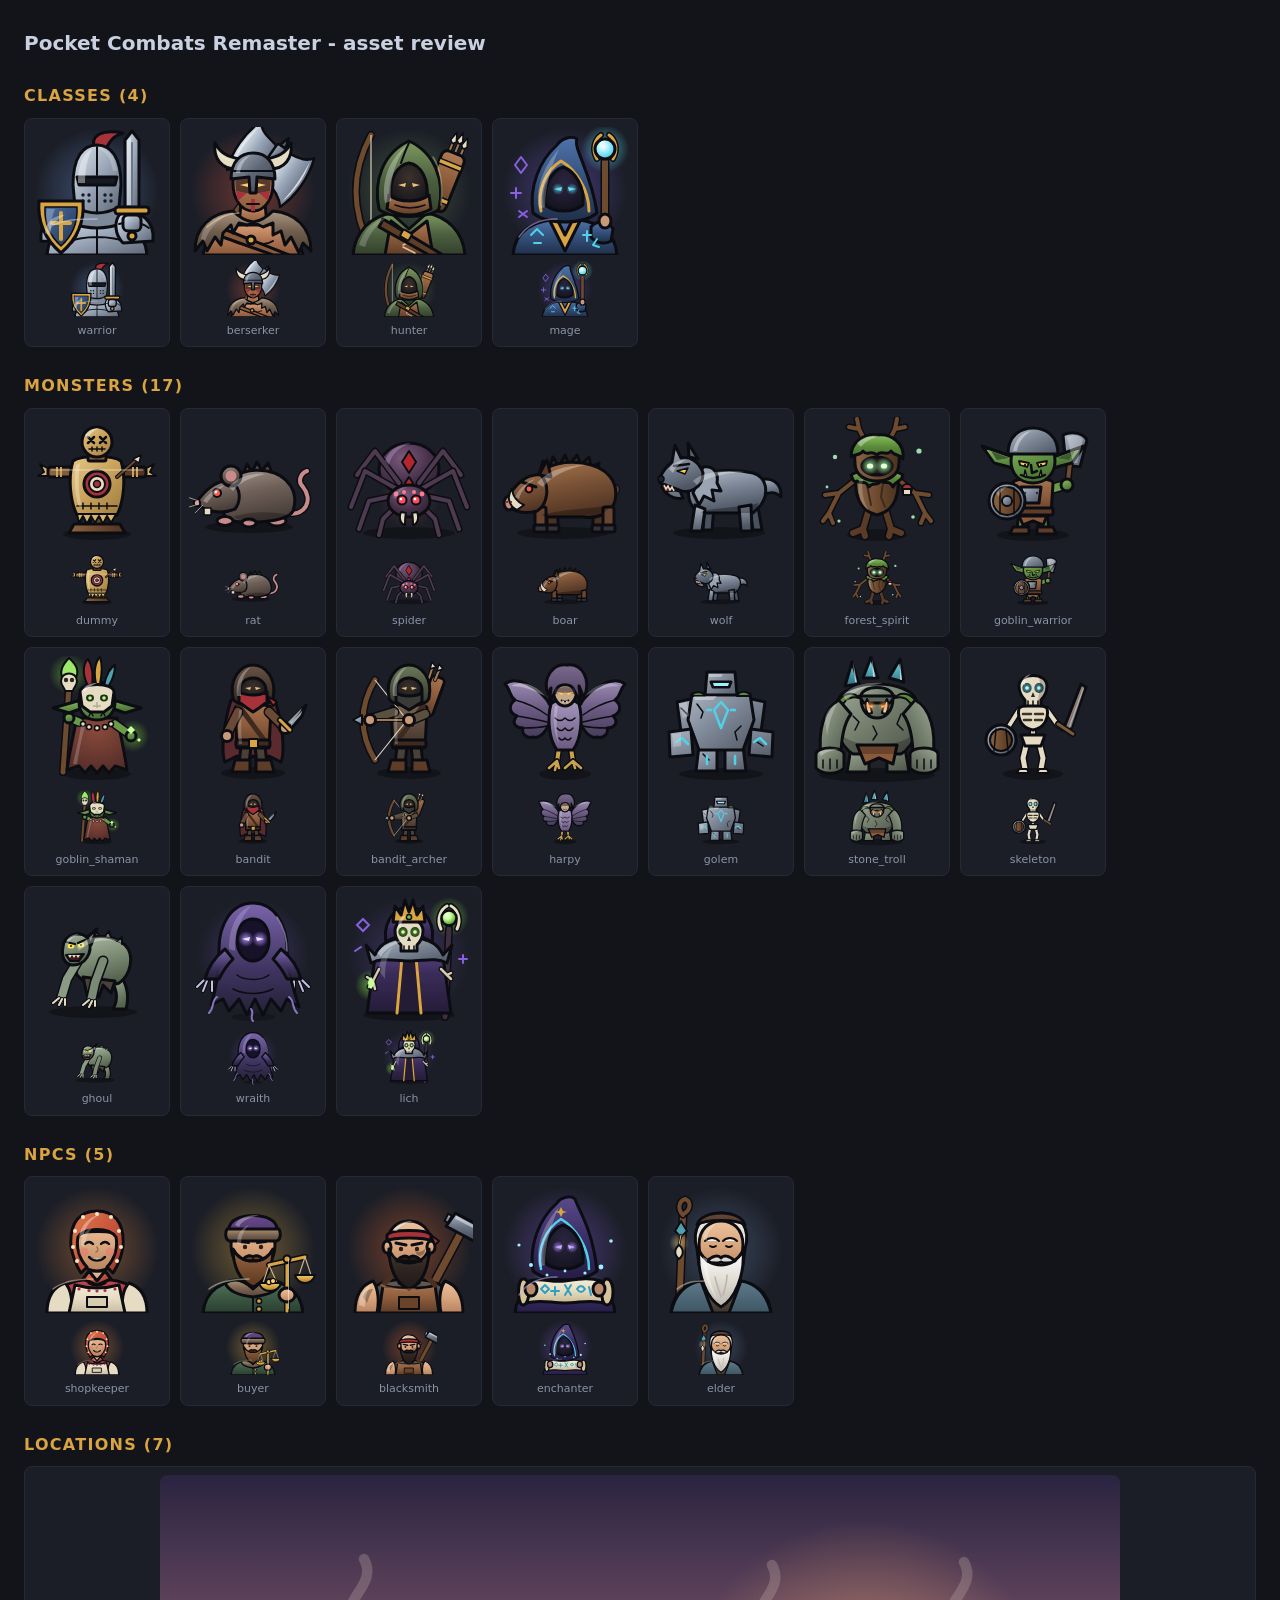
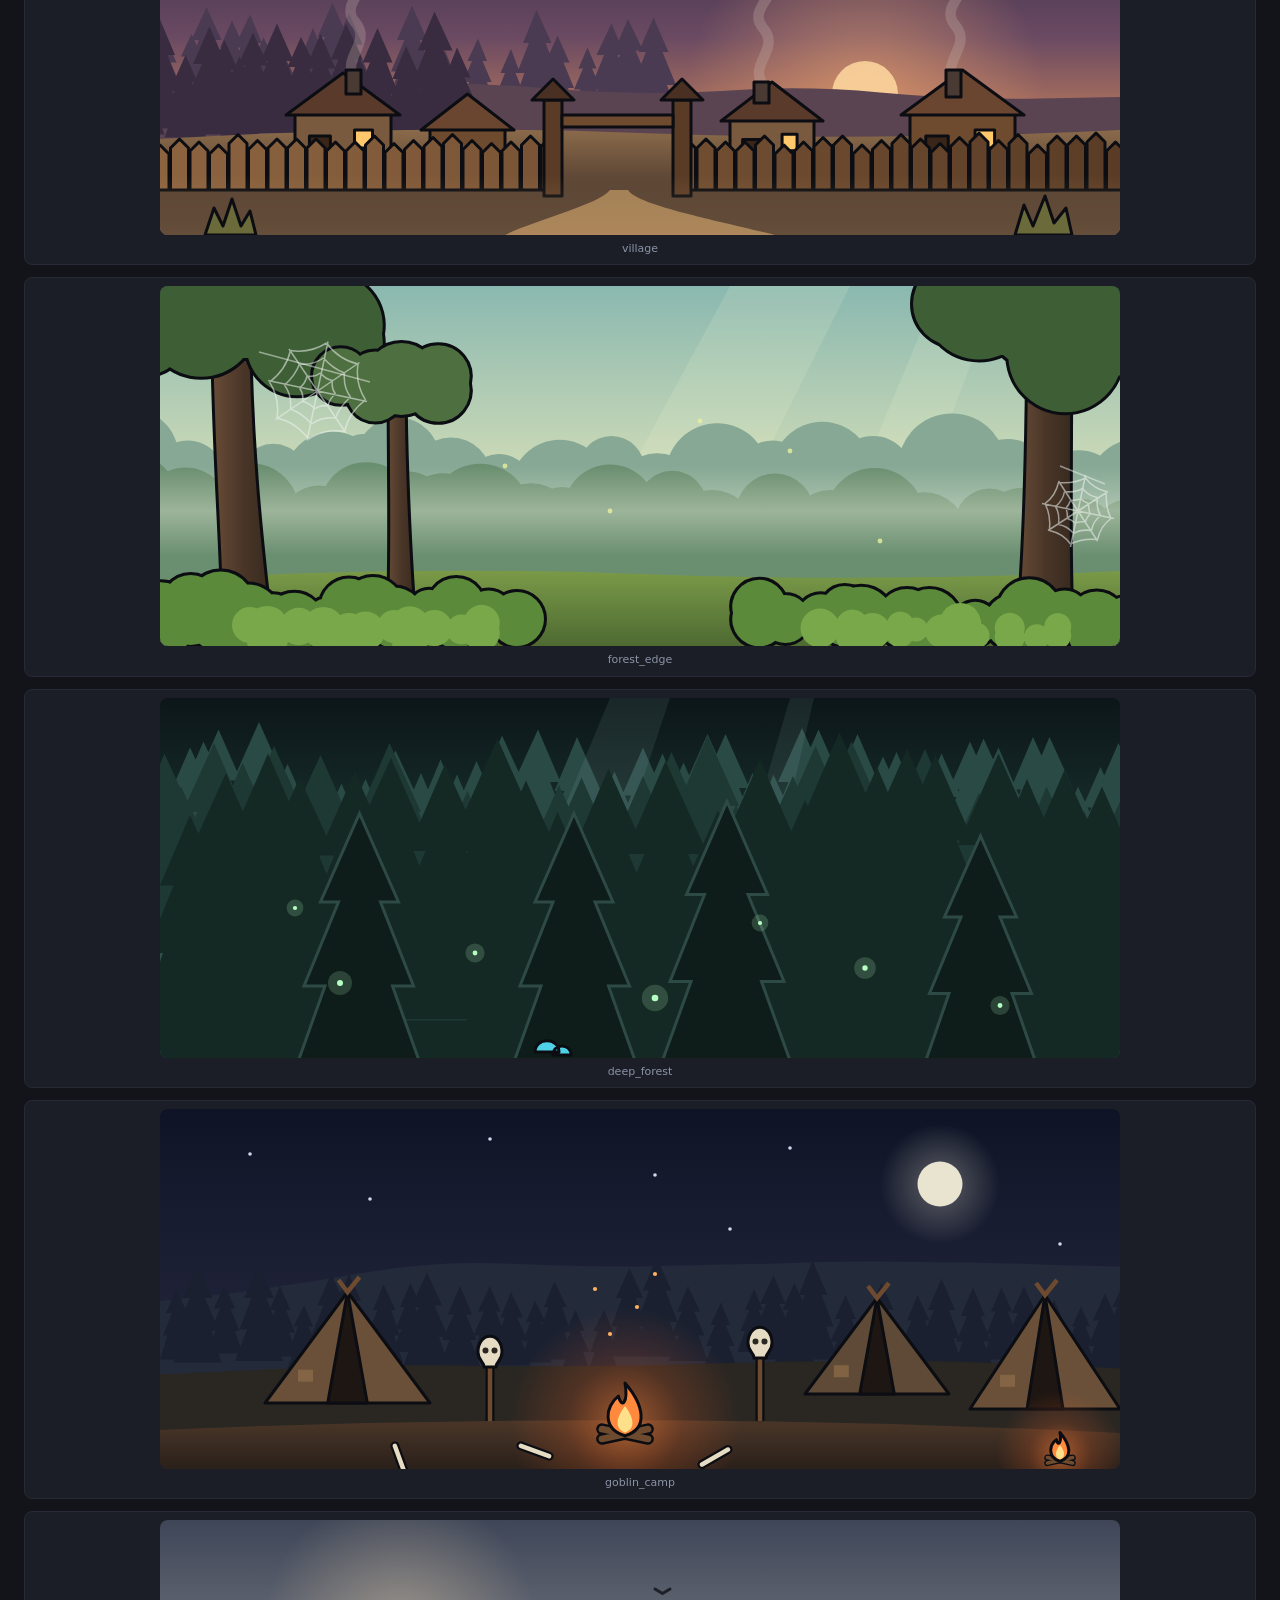
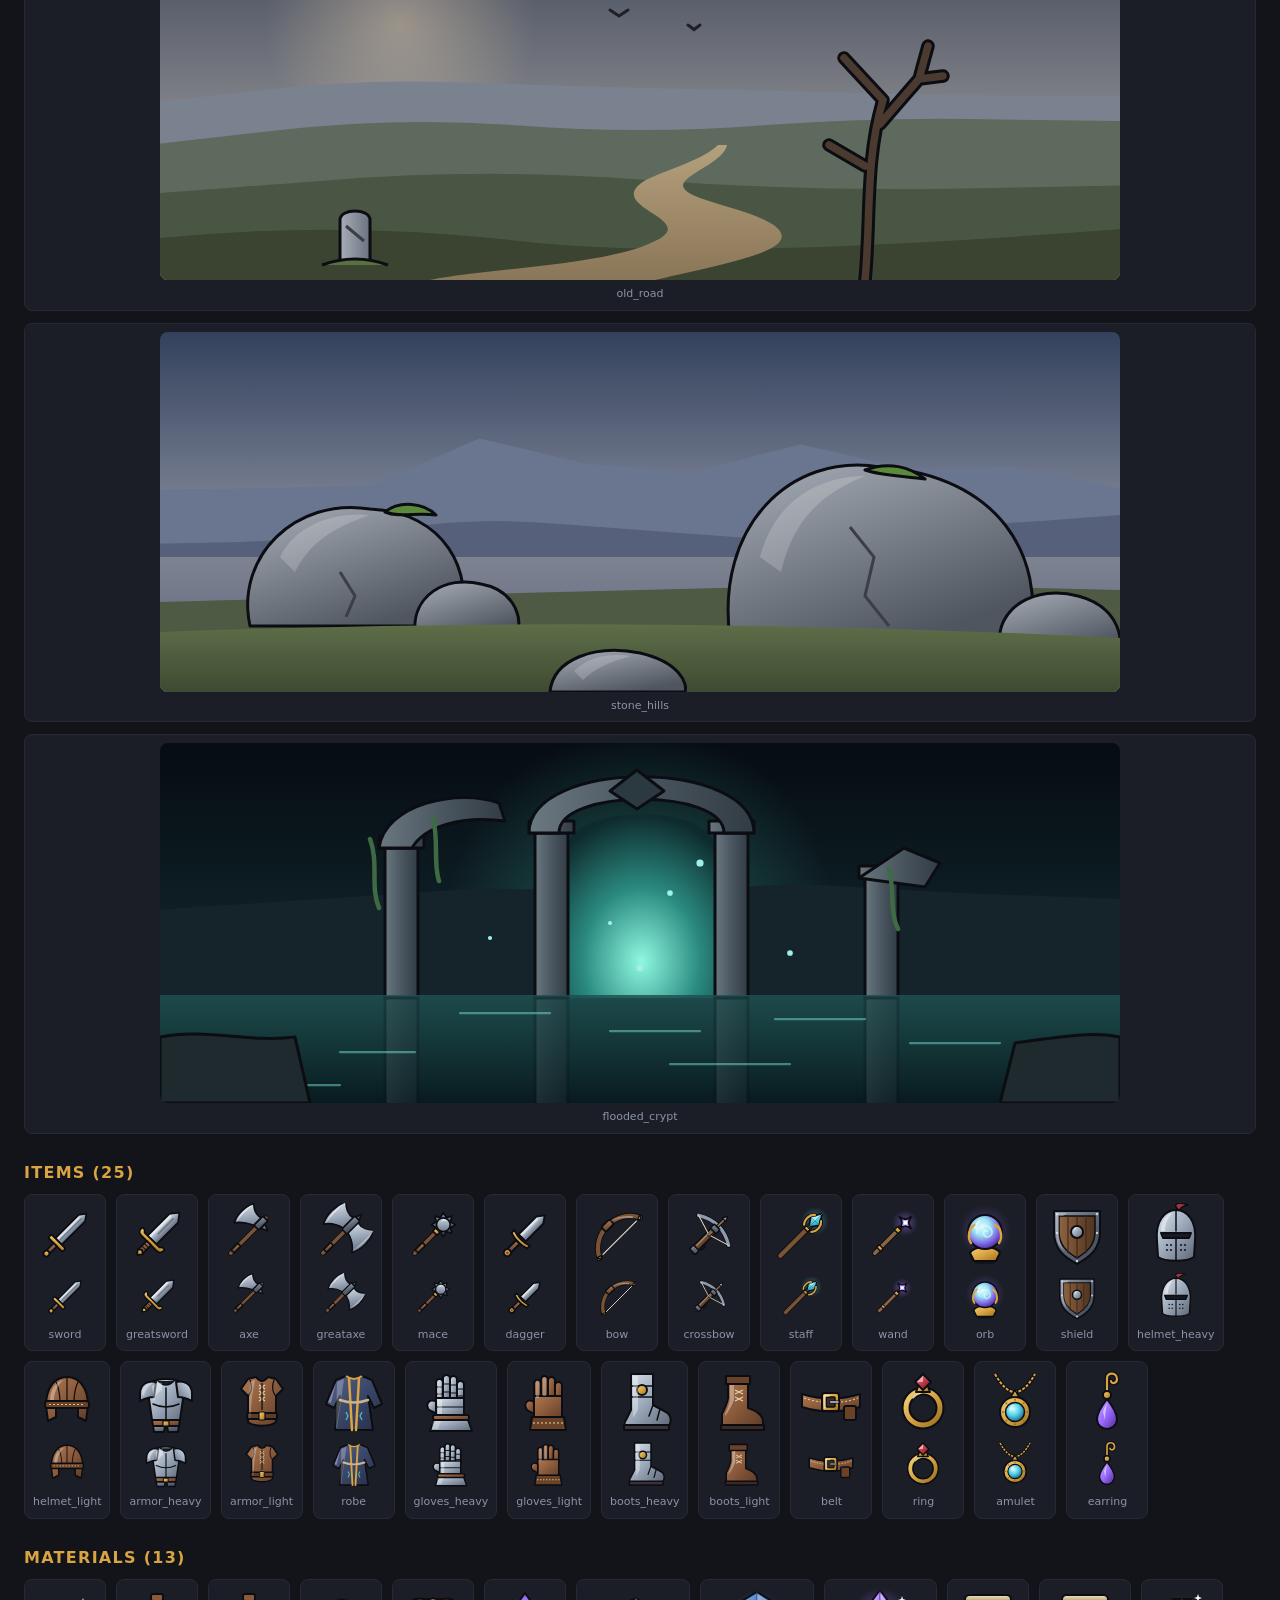
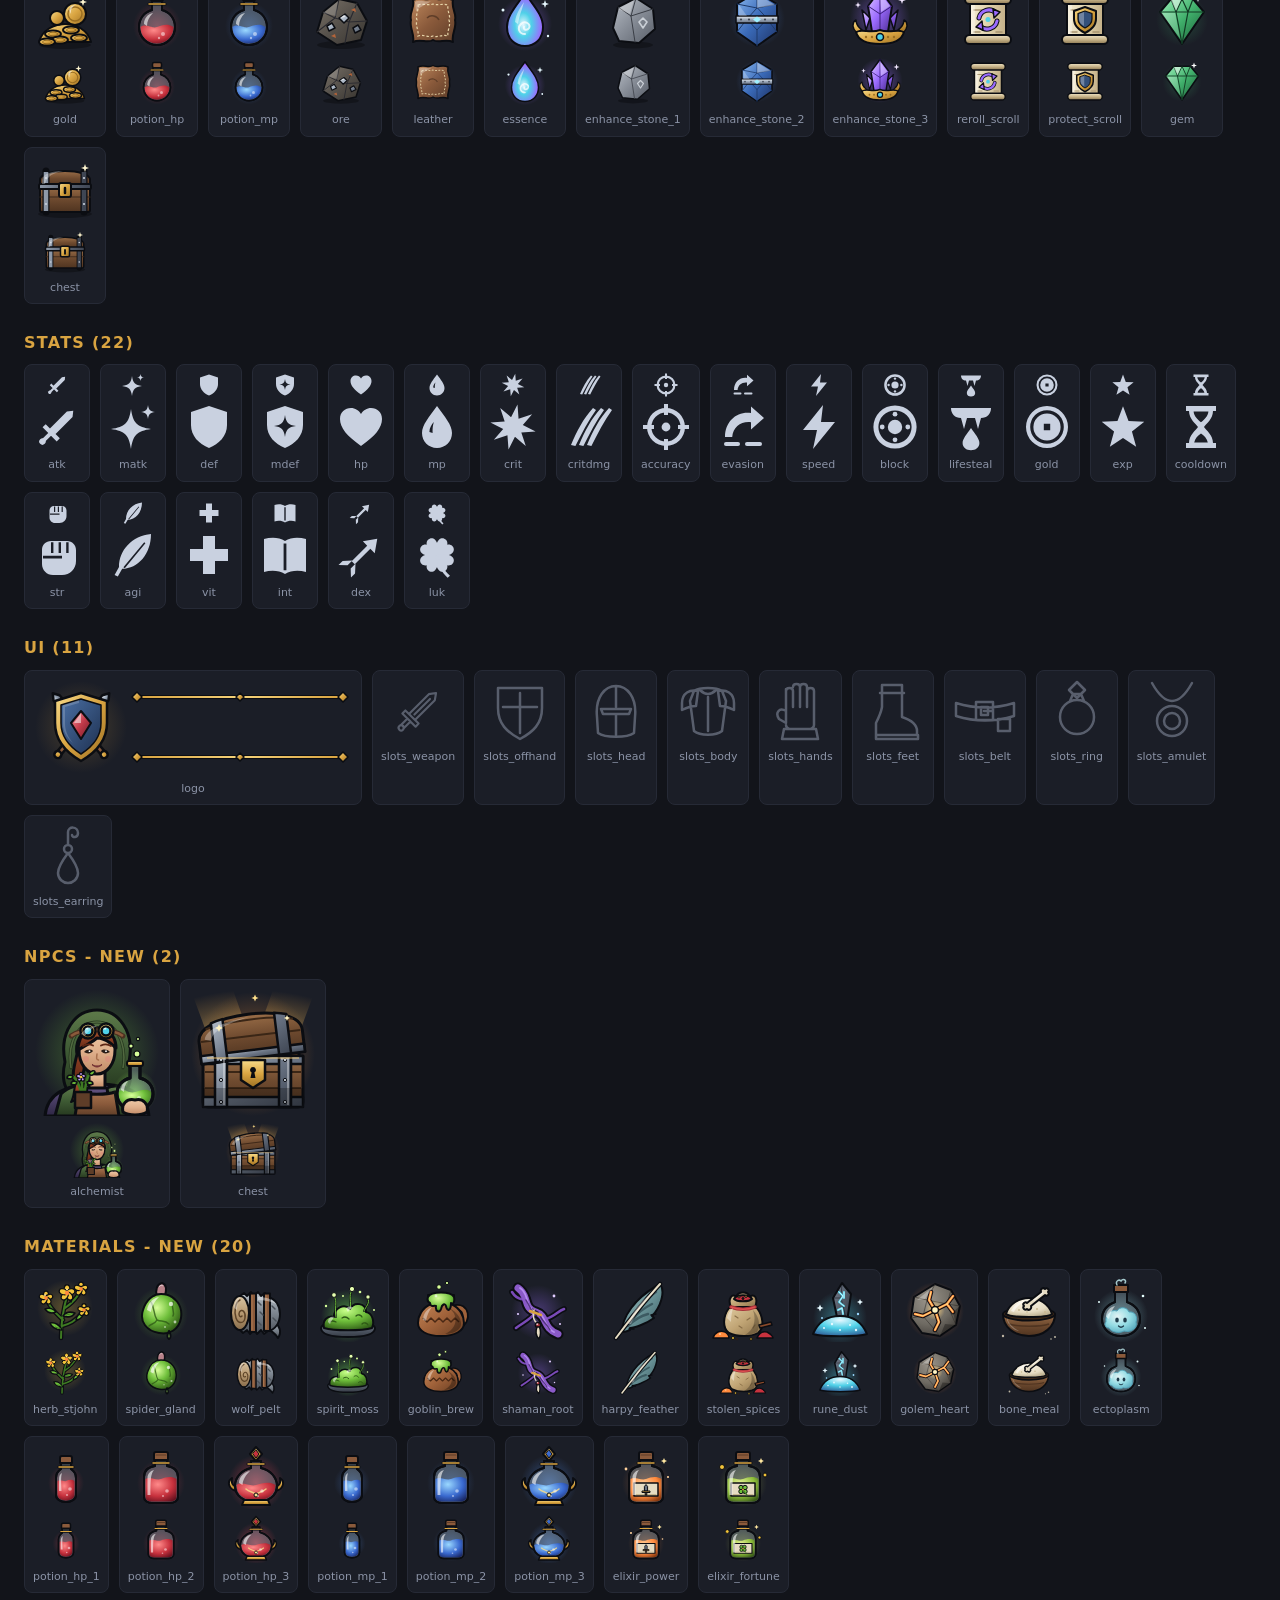
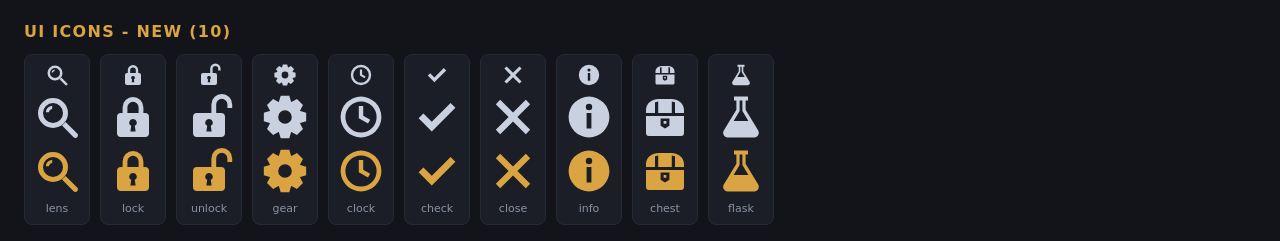
<file: web/battle/assets/preview.html>
<!doctype html><html lang="ru"><head><meta charset="utf-8"><meta name="viewport" content="width=device-width,initial-scale=1">
<title>Pocket Combats Remaster - assets</title><style>
body{background:#12141a;color:#c9d1e0;font:14px/1.4 system-ui,sans-serif;margin:0;padding:16px 24px}
h1{font-size:20px}h2{font-size:16px;margin:28px 0 10px;color:#d9a441;text-transform:uppercase;letter-spacing:.08em}
.grid{display:flex;flex-wrap:wrap;gap:10px}
.card{background:#1b1e27;border:1px solid #262a36;border-radius:8px;padding:8px;text-align:center;font-size:11px;color:#8b93a6}
.card img,.card .ic{display:block;margin:0 auto 6px}
.big img{width:128px;height:128px}.mid img{width:64px;height:64px}.mid img.s48{width:48px;height:48px}
.ic{width:24px;height:24px;color:#c9d1e0}.ic svg{width:100%;height:100%}
.ic.l{width:48px;height:48px}.slot .ic{width:64px;height:64px;color:#8b93a6}
.wide{display:grid;gap:12px}.wide img{width:100%;max-width:960px;display:block;border-radius:8px}
.logo img{width:320px;height:96px}
</style></head><body><h1>Pocket Combats Remaster - asset review</h1><h2>classes (4)</h2><div class="grid"><div class="card big"><img src="classes/warrior.svg" alt="warrior"><img src="classes/warrior.svg" alt="" style="width:56px;height:56px">warrior</div><div class="card big"><img src="classes/berserker.svg" alt="berserker"><img src="classes/berserker.svg" alt="" style="width:56px;height:56px">berserker</div><div class="card big"><img src="classes/hunter.svg" alt="hunter"><img src="classes/hunter.svg" alt="" style="width:56px;height:56px">hunter</div><div class="card big"><img src="classes/mage.svg" alt="mage"><img src="classes/mage.svg" alt="" style="width:56px;height:56px">mage</div></div><h2>monsters (17)</h2><div class="grid"><div class="card big"><img src="monsters/dummy.svg" alt="dummy"><img src="monsters/dummy.svg" alt="" style="width:56px;height:56px">dummy</div><div class="card big"><img src="monsters/rat.svg" alt="rat"><img src="monsters/rat.svg" alt="" style="width:56px;height:56px">rat</div><div class="card big"><img src="monsters/spider.svg" alt="spider"><img src="monsters/spider.svg" alt="" style="width:56px;height:56px">spider</div><div class="card big"><img src="monsters/boar.svg" alt="boar"><img src="monsters/boar.svg" alt="" style="width:56px;height:56px">boar</div><div class="card big"><img src="monsters/wolf.svg" alt="wolf"><img src="monsters/wolf.svg" alt="" style="width:56px;height:56px">wolf</div><div class="card big"><img src="monsters/forest_spirit.svg" alt="forest_spirit"><img src="monsters/forest_spirit.svg" alt="" style="width:56px;height:56px">forest_spirit</div><div class="card big"><img src="monsters/goblin_warrior.svg" alt="goblin_warrior"><img src="monsters/goblin_warrior.svg" alt="" style="width:56px;height:56px">goblin_warrior</div><div class="card big"><img src="monsters/goblin_shaman.svg" alt="goblin_shaman"><img src="monsters/goblin_shaman.svg" alt="" style="width:56px;height:56px">goblin_shaman</div><div class="card big"><img src="monsters/bandit.svg" alt="bandit"><img src="monsters/bandit.svg" alt="" style="width:56px;height:56px">bandit</div><div class="card big"><img src="monsters/bandit_archer.svg" alt="bandit_archer"><img src="monsters/bandit_archer.svg" alt="" style="width:56px;height:56px">bandit_archer</div><div class="card big"><img src="monsters/harpy.svg" alt="harpy"><img src="monsters/harpy.svg" alt="" style="width:56px;height:56px">harpy</div><div class="card big"><img src="monsters/golem.svg" alt="golem"><img src="monsters/golem.svg" alt="" style="width:56px;height:56px">golem</div><div class="card big"><img src="monsters/stone_troll.svg" alt="stone_troll"><img src="monsters/stone_troll.svg" alt="" style="width:56px;height:56px">stone_troll</div><div class="card big"><img src="monsters/skeleton.svg" alt="skeleton"><img src="monsters/skeleton.svg" alt="" style="width:56px;height:56px">skeleton</div><div class="card big"><img src="monsters/ghoul.svg" alt="ghoul"><img src="monsters/ghoul.svg" alt="" style="width:56px;height:56px">ghoul</div><div class="card big"><img src="monsters/wraith.svg" alt="wraith"><img src="monsters/wraith.svg" alt="" style="width:56px;height:56px">wraith</div><div class="card big"><img src="monsters/lich.svg" alt="lich"><img src="monsters/lich.svg" alt="" style="width:56px;height:56px">lich</div></div><h2>npcs (5)</h2><div class="grid"><div class="card big"><img src="npcs/shopkeeper.svg" alt="shopkeeper"><img src="npcs/shopkeeper.svg" alt="" style="width:56px;height:56px">shopkeeper</div><div class="card big"><img src="npcs/buyer.svg" alt="buyer"><img src="npcs/buyer.svg" alt="" style="width:56px;height:56px">buyer</div><div class="card big"><img src="npcs/blacksmith.svg" alt="blacksmith"><img src="npcs/blacksmith.svg" alt="" style="width:56px;height:56px">blacksmith</div><div class="card big"><img src="npcs/enchanter.svg" alt="enchanter"><img src="npcs/enchanter.svg" alt="" style="width:56px;height:56px">enchanter</div><div class="card big"><img src="npcs/elder.svg" alt="elder"><img src="npcs/elder.svg" alt="" style="width:56px;height:56px">elder</div></div><h2>locations (7)</h2><div class="wide"><div class="card"><img src="locations/village.svg" alt="village">village</div><div class="card"><img src="locations/forest_edge.svg" alt="forest_edge">forest_edge</div><div class="card"><img src="locations/deep_forest.svg" alt="deep_forest">deep_forest</div><div class="card"><img src="locations/goblin_camp.svg" alt="goblin_camp">goblin_camp</div><div class="card"><img src="locations/old_road.svg" alt="old_road">old_road</div><div class="card"><img src="locations/stone_hills.svg" alt="stone_hills">stone_hills</div><div class="card"><img src="locations/flooded_crypt.svg" alt="flooded_crypt">flooded_crypt</div></div><h2>items (25)</h2><div class="grid"><div class="card mid"><img src="items/sword.svg" alt="sword"><img class="s48" src="items/sword.svg" alt="">sword</div><div class="card mid"><img src="items/greatsword.svg" alt="greatsword"><img class="s48" src="items/greatsword.svg" alt="">greatsword</div><div class="card mid"><img src="items/axe.svg" alt="axe"><img class="s48" src="items/axe.svg" alt="">axe</div><div class="card mid"><img src="items/greataxe.svg" alt="greataxe"><img class="s48" src="items/greataxe.svg" alt="">greataxe</div><div class="card mid"><img src="items/mace.svg" alt="mace"><img class="s48" src="items/mace.svg" alt="">mace</div><div class="card mid"><img src="items/dagger.svg" alt="dagger"><img class="s48" src="items/dagger.svg" alt="">dagger</div><div class="card mid"><img src="items/bow.svg" alt="bow"><img class="s48" src="items/bow.svg" alt="">bow</div><div class="card mid"><img src="items/crossbow.svg" alt="crossbow"><img class="s48" src="items/crossbow.svg" alt="">crossbow</div><div class="card mid"><img src="items/staff.svg" alt="staff"><img class="s48" src="items/staff.svg" alt="">staff</div><div class="card mid"><img src="items/wand.svg" alt="wand"><img class="s48" src="items/wand.svg" alt="">wand</div><div class="card mid"><img src="items/orb.svg" alt="orb"><img class="s48" src="items/orb.svg" alt="">orb</div><div class="card mid"><img src="items/shield.svg" alt="shield"><img class="s48" src="items/shield.svg" alt="">shield</div><div class="card mid"><img src="items/helmet_heavy.svg" alt="helmet_heavy"><img class="s48" src="items/helmet_heavy.svg" alt="">helmet_heavy</div><div class="card mid"><img src="items/helmet_light.svg" alt="helmet_light"><img class="s48" src="items/helmet_light.svg" alt="">helmet_light</div><div class="card mid"><img src="items/armor_heavy.svg" alt="armor_heavy"><img class="s48" src="items/armor_heavy.svg" alt="">armor_heavy</div><div class="card mid"><img src="items/armor_light.svg" alt="armor_light"><img class="s48" src="items/armor_light.svg" alt="">armor_light</div><div class="card mid"><img src="items/robe.svg" alt="robe"><img class="s48" src="items/robe.svg" alt="">robe</div><div class="card mid"><img src="items/gloves_heavy.svg" alt="gloves_heavy"><img class="s48" src="items/gloves_heavy.svg" alt="">gloves_heavy</div><div class="card mid"><img src="items/gloves_light.svg" alt="gloves_light"><img class="s48" src="items/gloves_light.svg" alt="">gloves_light</div><div class="card mid"><img src="items/boots_heavy.svg" alt="boots_heavy"><img class="s48" src="items/boots_heavy.svg" alt="">boots_heavy</div><div class="card mid"><img src="items/boots_light.svg" alt="boots_light"><img class="s48" src="items/boots_light.svg" alt="">boots_light</div><div class="card mid"><img src="items/belt.svg" alt="belt"><img class="s48" src="items/belt.svg" alt="">belt</div><div class="card mid"><img src="items/ring.svg" alt="ring"><img class="s48" src="items/ring.svg" alt="">ring</div><div class="card mid"><img src="items/amulet.svg" alt="amulet"><img class="s48" src="items/amulet.svg" alt="">amulet</div><div class="card mid"><img src="items/earring.svg" alt="earring"><img class="s48" src="items/earring.svg" alt="">earring</div></div><h2>materials (13)</h2><div class="grid"><div class="card mid"><img src="materials/gold.svg" alt="gold"><img class="s48" src="materials/gold.svg" alt="">gold</div><div class="card mid"><img src="materials/potion_hp.svg" alt="potion_hp"><img class="s48" src="materials/potion_hp.svg" alt="">potion_hp</div><div class="card mid"><img src="materials/potion_mp.svg" alt="potion_mp"><img class="s48" src="materials/potion_mp.svg" alt="">potion_mp</div><div class="card mid"><img src="materials/ore.svg" alt="ore"><img class="s48" src="materials/ore.svg" alt="">ore</div><div class="card mid"><img src="materials/leather.svg" alt="leather"><img class="s48" src="materials/leather.svg" alt="">leather</div><div class="card mid"><img src="materials/essence.svg" alt="essence"><img class="s48" src="materials/essence.svg" alt="">essence</div><div class="card mid"><img src="materials/enhance_stone_1.svg" alt="enhance_stone_1"><img class="s48" src="materials/enhance_stone_1.svg" alt="">enhance_stone_1</div><div class="card mid"><img src="materials/enhance_stone_2.svg" alt="enhance_stone_2"><img class="s48" src="materials/enhance_stone_2.svg" alt="">enhance_stone_2</div><div class="card mid"><img src="materials/enhance_stone_3.svg" alt="enhance_stone_3"><img class="s48" src="materials/enhance_stone_3.svg" alt="">enhance_stone_3</div><div class="card mid"><img src="materials/reroll_scroll.svg" alt="reroll_scroll"><img class="s48" src="materials/reroll_scroll.svg" alt="">reroll_scroll</div><div class="card mid"><img src="materials/protect_scroll.svg" alt="protect_scroll"><img class="s48" src="materials/protect_scroll.svg" alt="">protect_scroll</div><div class="card mid"><img src="materials/gem.svg" alt="gem"><img class="s48" src="materials/gem.svg" alt="">gem</div><div class="card mid"><img src="materials/chest.svg" alt="chest"><img class="s48" src="materials/chest.svg" alt="">chest</div></div><h2>stats (22)</h2><div class="grid"><div class="card"><div class="ic"><svg xmlns="http://www.w3.org/2000/svg" viewBox="0 0 24 24" fill="currentColor"><g transform="rotate(45 12 12)"><path d="M12 0.5L14 3V15H10V3Z M7 15H17V17.2H7Z M11 17.2H13V21.5H11Z"/><circle cx="12" cy="22.3" r="1.6"/></g></svg></div><div class="ic l"><svg xmlns="http://www.w3.org/2000/svg" viewBox="0 0 24 24" fill="currentColor"><g transform="rotate(45 12 12)"><path d="M12 0.5L14 3V15H10V3Z M7 15H17V17.2H7Z M11 17.2H13V21.5H11Z"/><circle cx="12" cy="22.3" r="1.6"/></g></svg></div>atk</div><div class="card"><div class="ic"><svg xmlns="http://www.w3.org/2000/svg" viewBox="0 0 24 24" fill="currentColor"><path d="M11 3C12 10 14 12 21 13C14 14 12 16 11 23C10 16 8 14 1 13C8 12 10 10 11 3Z"/><path d="M19.5 1C19.85 3.45 20.55 4.15 23 4.5C20.55 4.85 19.85 5.55 19.5 8C19.15 5.55 18.45 4.85 16 4.5C18.45 4.15 19.15 3.45 19.5 1Z"/></svg></div><div class="ic l"><svg xmlns="http://www.w3.org/2000/svg" viewBox="0 0 24 24" fill="currentColor"><path d="M11 3C12 10 14 12 21 13C14 14 12 16 11 23C10 16 8 14 1 13C8 12 10 10 11 3Z"/><path d="M19.5 1C19.85 3.45 20.55 4.15 23 4.5C20.55 4.85 19.85 5.55 19.5 8C19.15 5.55 18.45 4.85 16 4.5C18.45 4.15 19.15 3.45 19.5 1Z"/></svg></div>matk</div><div class="card"><div class="ic"><svg xmlns="http://www.w3.org/2000/svg" viewBox="0 0 24 24" fill="currentColor"><path d="M12 1.5L21 4.5V11C21 16.5 17 20.5 12 22.5C7 20.5 3 16.5 3 11V4.5Z"/></svg></div><div class="ic l"><svg xmlns="http://www.w3.org/2000/svg" viewBox="0 0 24 24" fill="currentColor"><path d="M12 1.5L21 4.5V11C21 16.5 17 20.5 12 22.5C7 20.5 3 16.5 3 11V4.5Z"/></svg></div>def</div><div class="card"><div class="ic"><svg xmlns="http://www.w3.org/2000/svg" viewBox="0 0 24 24" fill="currentColor" fill-rule="evenodd"><path d="M12 1.5L21 4.5V11C21 16.5 17 20.5 12 22.5C7 20.5 3 16.5 3 11V4.5ZM12 6C12.55 9.85 13.65 10.95 17.5 11.5C13.65 12.05 12.55 13.15 12 17C11.45 13.15 10.35 12.05 6.5 11.5C10.35 10.95 11.45 9.85 12 6Z"/></svg></div><div class="ic l"><svg xmlns="http://www.w3.org/2000/svg" viewBox="0 0 24 24" fill="currentColor" fill-rule="evenodd"><path d="M12 1.5L21 4.5V11C21 16.5 17 20.5 12 22.5C7 20.5 3 16.5 3 11V4.5ZM12 6C12.55 9.85 13.65 10.95 17.5 11.5C13.65 12.05 12.55 13.15 12 17C11.45 13.15 10.35 12.05 6.5 11.5C10.35 10.95 11.45 9.85 12 6Z"/></svg></div>mdef</div><div class="card"><div class="ic"><svg xmlns="http://www.w3.org/2000/svg" viewBox="0 0 24 24" fill="currentColor"><path d="M12 21.5C5 16.5 1.5 12.5 1.5 8C1.5 4.5 4 2.5 7 2.5C9 2.5 11 3.7 12 5.5C13 3.7 15 2.5 17 2.5C20 2.5 22.5 4.5 22.5 8C22.5 12.5 19 16.5 12 21.5Z"/></svg></div><div class="ic l"><svg xmlns="http://www.w3.org/2000/svg" viewBox="0 0 24 24" fill="currentColor"><path d="M12 21.5C5 16.5 1.5 12.5 1.5 8C1.5 4.5 4 2.5 7 2.5C9 2.5 11 3.7 12 5.5C13 3.7 15 2.5 17 2.5C20 2.5 22.5 4.5 22.5 8C22.5 12.5 19 16.5 12 21.5Z"/></svg></div>hp</div><div class="card"><div class="ic"><svg xmlns="http://www.w3.org/2000/svg" viewBox="0 0 24 24" fill="currentColor" fill-rule="evenodd"><path d="M12 1.5C16 7 19.5 11 19.5 15C19.5 19.2 16.2 22.5 12 22.5C7.8 22.5 4.5 19.2 4.5 15C4.5 11 8 7 12 1.5Z M8.2 14.5C8.2 12.5 9.3 10.8 10.4 9.5C9.9 11.3 9.7 13 9.8 15Z"/></svg></div><div class="ic l"><svg xmlns="http://www.w3.org/2000/svg" viewBox="0 0 24 24" fill="currentColor" fill-rule="evenodd"><path d="M12 1.5C16 7 19.5 11 19.5 15C19.5 19.2 16.2 22.5 12 22.5C7.8 22.5 4.5 19.2 4.5 15C4.5 11 8 7 12 1.5Z M8.2 14.5C8.2 12.5 9.3 10.8 10.4 9.5C9.9 11.3 9.7 13 9.8 15Z"/></svg></div>mp</div><div class="card"><div class="ic"><svg xmlns="http://www.w3.org/2000/svg" viewBox="0 0 24 24" fill="currentColor"><path d="M14.24 0.72L14.78 7.84L21.56 5.61L16.9 11.02L23.28 14.24L16.16 14.78L18.39 21.56L12.98 16.9L9.76 23.28L9.22 16.16L2.44 18.39L7.1 12.98L0.72 9.76L7.84 9.22L5.61 2.44L11.02 7.1Z"/></svg></div><div class="ic l"><svg xmlns="http://www.w3.org/2000/svg" viewBox="0 0 24 24" fill="currentColor"><path d="M14.24 0.72L14.78 7.84L21.56 5.61L16.9 11.02L23.28 14.24L16.16 14.78L18.39 21.56L12.98 16.9L9.76 23.28L9.22 16.16L2.44 18.39L7.1 12.98L0.72 9.76L7.84 9.22L5.61 2.44L11.02 7.1Z"/></svg></div>crit</div><div class="card"><div class="ic"><svg xmlns="http://www.w3.org/2000/svg" viewBox="0 0 24 24" fill="currentColor"><path d="M3 21C6 14 9 8 14 2.5L15.5 3.5C11.5 9 8.5 15 5.2 21.5ZM7 21C10 14 13 8 18 2.5L19.5 3.5C15.5 9 12.5 15 9.2 21.5ZM11 21C14 14 17 8 22 2.5L23.5 3.5C19.5 9 16.5 15 13.2 21.5Z"/></svg></div><div class="ic l"><svg xmlns="http://www.w3.org/2000/svg" viewBox="0 0 24 24" fill="currentColor"><path d="M3 21C6 14 9 8 14 2.5L15.5 3.5C11.5 9 8.5 15 5.2 21.5ZM7 21C10 14 13 8 18 2.5L19.5 3.5C15.5 9 12.5 15 9.2 21.5ZM11 21C14 14 17 8 22 2.5L23.5 3.5C19.5 9 16.5 15 13.2 21.5Z"/></svg></div>critdmg</div><div class="card"><div class="ic"><svg xmlns="http://www.w3.org/2000/svg" viewBox="0 0 24 24" fill="currentColor" fill-rule="evenodd"><path d="M2.5 12a9.5 9.5 0 1 0 19 0a9.5 9.5 0 1 0 -19 0ZM4.7 12a7.3 7.3 0 1 0 14.6 0a7.3 7.3 0 1 0 -14.6 0Z"/><path d="M11 0.5H13V6H11Z M11 18H13V23.5H11Z M0.5 11H6V13H0.5Z M18 11H23.5V13H18Z"/><circle cx="12" cy="12" r="2.2"/></svg></div><div class="ic l"><svg xmlns="http://www.w3.org/2000/svg" viewBox="0 0 24 24" fill="currentColor" fill-rule="evenodd"><path d="M2.5 12a9.5 9.5 0 1 0 19 0a9.5 9.5 0 1 0 -19 0ZM4.7 12a7.3 7.3 0 1 0 14.6 0a7.3 7.3 0 1 0 -14.6 0Z"/><path d="M11 0.5H13V6H11Z M11 18H13V23.5H11Z M0.5 11H6V13H0.5Z M18 11H23.5V13H18Z"/><circle cx="12" cy="12" r="2.2"/></svg></div>accuracy</div><div class="card"><div class="ic"><svg xmlns="http://www.w3.org/2000/svg" viewBox="0 0 24 24" fill="currentColor"><path d="M3 17C3 9 9 4 16 5L16 1.8L22.5 7.5L16 13.2L16 9.6C11 9 7 12 6.6 17Z"/><rect x="2.5" y="19.5" width="8" height="2" rx="1"/><rect x="13" y="19.5" width="8.5" height="2" rx="1"/></svg></div><div class="ic l"><svg xmlns="http://www.w3.org/2000/svg" viewBox="0 0 24 24" fill="currentColor"><path d="M3 17C3 9 9 4 16 5L16 1.8L22.5 7.5L16 13.2L16 9.6C11 9 7 12 6.6 17Z"/><rect x="2.5" y="19.5" width="8" height="2" rx="1"/><rect x="13" y="19.5" width="8.5" height="2" rx="1"/></svg></div>evasion</div><div class="card"><div class="ic"><svg xmlns="http://www.w3.org/2000/svg" viewBox="0 0 24 24" fill="currentColor"><path d="M14 1L4 13.5H11L9 23L20 9.5H13Z"/></svg></div><div class="ic l"><svg xmlns="http://www.w3.org/2000/svg" viewBox="0 0 24 24" fill="currentColor"><path d="M14 1L4 13.5H11L9 23L20 9.5H13Z"/></svg></div>speed</div><div class="card"><div class="ic"><svg xmlns="http://www.w3.org/2000/svg" viewBox="0 0 24 24" fill="currentColor" fill-rule="evenodd"><path d="M1.2 12a10.8 10.8 0 1 0 21.6 0a10.8 10.8 0 1 0 -21.6 0ZM3.7 12a8.3 8.3 0 1 0 16.6 0a8.3 8.3 0 1 0 -16.6 0Z"/><circle cx="12" cy="12" r="3.6"/><circle cx="12" cy="5.6" r="1.2"/><circle cx="12" cy="18.4" r="1.2"/><circle cx="5.6" cy="12" r="1.2"/><circle cx="18.4" cy="12" r="1.2"/></svg></div><div class="ic l"><svg xmlns="http://www.w3.org/2000/svg" viewBox="0 0 24 24" fill="currentColor" fill-rule="evenodd"><path d="M1.2 12a10.8 10.8 0 1 0 21.6 0a10.8 10.8 0 1 0 -21.6 0ZM3.7 12a8.3 8.3 0 1 0 16.6 0a8.3 8.3 0 1 0 -16.6 0Z"/><circle cx="12" cy="12" r="3.6"/><circle cx="12" cy="5.6" r="1.2"/><circle cx="12" cy="18.4" r="1.2"/><circle cx="5.6" cy="12" r="1.2"/><circle cx="18.4" cy="12" r="1.2"/></svg></div>block</div><div class="card"><div class="ic"><svg xmlns="http://www.w3.org/2000/svg" viewBox="0 0 24 24" fill="currentColor"><path d="M2 2.5H22C22 5.5 20 7.5 17 7.5L15.5 13L14 7.5H10L8.5 13L7 7.5C4 7.5 2 5.5 2 2.5Z M12 12.5C14 15.5 16.2 17.8 16.2 20C16.2 22.3 14.3 23.6 12 23.6C9.7 23.6 7.8 22.3 7.8 20C7.8 17.8 10 15.5 12 12.5Z"/></svg></div><div class="ic l"><svg xmlns="http://www.w3.org/2000/svg" viewBox="0 0 24 24" fill="currentColor"><path d="M2 2.5H22C22 5.5 20 7.5 17 7.5L15.5 13L14 7.5H10L8.5 13L7 7.5C4 7.5 2 5.5 2 2.5Z M12 12.5C14 15.5 16.2 17.8 16.2 20C16.2 22.3 14.3 23.6 12 23.6C9.7 23.6 7.8 22.3 7.8 20C7.8 17.8 10 15.5 12 12.5Z"/></svg></div>lifesteal</div><div class="card"><div class="ic"><svg xmlns="http://www.w3.org/2000/svg" viewBox="0 0 24 24" fill="currentColor" fill-rule="evenodd"><path d="M1.5 12a10.5 10.5 0 1 0 21 0a10.5 10.5 0 1 0 -21 0ZM3.6 12a8.4 8.4 0 1 0 16.8 0a8.4 8.4 0 1 0 -16.8 0ZM5.2 12a6.8 6.8 0 1 0 13.6 0a6.8 6.8 0 1 0 -13.6 0ZM10.4 10.4H13.6V13.6H10.4Z"/></svg></div><div class="ic l"><svg xmlns="http://www.w3.org/2000/svg" viewBox="0 0 24 24" fill="currentColor" fill-rule="evenodd"><path d="M1.5 12a10.5 10.5 0 1 0 21 0a10.5 10.5 0 1 0 -21 0ZM3.6 12a8.4 8.4 0 1 0 16.8 0a8.4 8.4 0 1 0 -16.8 0ZM5.2 12a6.8 6.8 0 1 0 13.6 0a6.8 6.8 0 1 0 -13.6 0ZM10.4 10.4H13.6V13.6H10.4Z"/></svg></div>gold</div><div class="card"><div class="ic"><svg xmlns="http://www.w3.org/2000/svg" viewBox="0 0 24 24" fill="currentColor"><path d="M12 1.6L14.76 9L22.65 9.34L16.47 14.25L18.58 21.86L12 17.5L5.42 21.86L7.53 14.25L1.35 9.34L9.24 9Z"/></svg></div><div class="ic l"><svg xmlns="http://www.w3.org/2000/svg" viewBox="0 0 24 24" fill="currentColor"><path d="M12 1.6L14.76 9L22.65 9.34L16.47 14.25L18.58 21.86L12 17.5L5.42 21.86L7.53 14.25L1.35 9.34L9.24 9Z"/></svg></div>exp</div><div class="card"><div class="ic"><svg xmlns="http://www.w3.org/2000/svg" viewBox="0 0 24 24" fill="currentColor" fill-rule="evenodd"><path d="M4.5 1.5H19.5V4H18C18 8 14.5 10.5 13.5 12C14.5 13.5 18 16 18 20H19.5V22.5H4.5V20H6C6 16 9.5 13.5 10.5 12C9.5 10.5 6 8 6 4H4.5Z M8.3 4.2H15.7C15.5 6.5 13.8 8.1 12 9.6C10.2 8.1 8.5 6.5 8.3 4.2Z M8.6 19.8H15.4C15 17.6 13.6 16.3 12 15.2C10.4 16.3 9 17.6 8.6 19.8Z"/></svg></div><div class="ic l"><svg xmlns="http://www.w3.org/2000/svg" viewBox="0 0 24 24" fill="currentColor" fill-rule="evenodd"><path d="M4.5 1.5H19.5V4H18C18 8 14.5 10.5 13.5 12C14.5 13.5 18 16 18 20H19.5V22.5H4.5V20H6C6 16 9.5 13.5 10.5 12C9.5 10.5 6 8 6 4H4.5Z M8.3 4.2H15.7C15.5 6.5 13.8 8.1 12 9.6C10.2 8.1 8.5 6.5 8.3 4.2Z M8.6 19.8H15.4C15 17.6 13.6 16.3 12 15.2C10.4 16.3 9 17.6 8.6 19.8Z"/></svg></div>cooldown</div><div class="card"><div class="ic"><svg xmlns="http://www.w3.org/2000/svg" viewBox="0 0 24 24" fill="currentColor" fill-rule="evenodd"><path d="M4.5 9.5C4.5 6.8 6.5 5 9 5H17C19.6 5 21.5 7 21.5 9.6V15C21.5 19 18.5 22 14.5 22H10C6.9 22 4.5 19.6 4.5 16.5Z M9 5.6H10.2V11H9Z M12.8 5.6H14V11H12.8Z M16.6 5.6H17.8V11H16.6Z M5 12.4H14.5V13.7H5Z"/></svg></div><div class="ic l"><svg xmlns="http://www.w3.org/2000/svg" viewBox="0 0 24 24" fill="currentColor" fill-rule="evenodd"><path d="M4.5 9.5C4.5 6.8 6.5 5 9 5H17C19.6 5 21.5 7 21.5 9.6V15C21.5 19 18.5 22 14.5 22H10C6.9 22 4.5 19.6 4.5 16.5Z M9 5.6H10.2V11H9Z M12.8 5.6H14V11H12.8Z M16.6 5.6H17.8V11H16.6Z M5 12.4H14.5V13.7H5Z"/></svg></div>str</div><div class="card"><div class="ic"><svg xmlns="http://www.w3.org/2000/svg" viewBox="0 0 24 24" fill="currentColor" fill-rule="evenodd"><path d="M21 1.5C11.5 2.5 5 9.5 5 18L2.8 22L4.4 22.8L6.6 18.9C14.5 18.9 21 11.5 21 1.5Z M7.2 18.1L17.6 5.6L18.2 6.1L7.9 18.6Z"/></svg></div><div class="ic l"><svg xmlns="http://www.w3.org/2000/svg" viewBox="0 0 24 24" fill="currentColor" fill-rule="evenodd"><path d="M21 1.5C11.5 2.5 5 9.5 5 18L2.8 22L4.4 22.8L6.6 18.9C14.5 18.9 21 11.5 21 1.5Z M7.2 18.1L17.6 5.6L18.2 6.1L7.9 18.6Z"/></svg></div>agi</div><div class="card"><div class="ic"><svg xmlns="http://www.w3.org/2000/svg" viewBox="0 0 24 24" fill="currentColor"><path d="M9 2.5H15V9H21.5V15H15V21.5H9V15H2.5V9H9Z"/></svg></div><div class="ic l"><svg xmlns="http://www.w3.org/2000/svg" viewBox="0 0 24 24" fill="currentColor"><path d="M9 2.5H15V9H21.5V15H15V21.5H9V15H2.5V9H9Z"/></svg></div>vit</div><div class="card"><div class="ic"><svg xmlns="http://www.w3.org/2000/svg" viewBox="0 0 24 24" fill="currentColor" fill-rule="evenodd"><path d="M12 5C9 3 5 3 1.5 4V20.5C5 19.5 9 19.6 12 21.5C15 19.6 19 19.5 22.5 20.5V4C19 3 15 3 12 5Z M11.3 6.2V19.6H12.7V6.2Z"/></svg></div><div class="ic l"><svg xmlns="http://www.w3.org/2000/svg" viewBox="0 0 24 24" fill="currentColor" fill-rule="evenodd"><path d="M12 5C9 3 5 3 1.5 4V20.5C5 19.5 9 19.6 12 21.5C15 19.6 19 19.5 22.5 20.5V4C19 3 15 3 12 5Z M11.3 6.2V19.6H12.7V6.2Z"/></svg></div>int</div><div class="card"><div class="ic"><svg xmlns="http://www.w3.org/2000/svg" viewBox="0 0 24 24" fill="currentColor"><g transform="rotate(45 12 12)"><path d="M12 0.5L16.2 6.5H13.1V17.5H10.9V6.5H7.8Z M10.9 17L7.6 20.6V23.5L10.9 20.4Z M13.1 17L16.4 20.6V23.5L13.1 20.4Z"/></g></svg></div><div class="ic l"><svg xmlns="http://www.w3.org/2000/svg" viewBox="0 0 24 24" fill="currentColor"><g transform="rotate(45 12 12)"><path d="M12 0.5L16.2 6.5H13.1V17.5H10.9V6.5H7.8Z M10.9 17L7.6 20.6V23.5L10.9 20.4Z M13.1 17L16.4 20.6V23.5L13.1 20.4Z"/></g></svg></div>dex</div><div class="card"><div class="ic"><svg xmlns="http://www.w3.org/2000/svg" viewBox="0 0 24 24" fill="currentColor"><path d="M12 21.5C5 16.5 1.5 12.5 1.5 8C1.5 4.5 4 2.5 7 2.5C9 2.5 11 3.7 12 5.5C13 3.7 15 2.5 17 2.5C20 2.5 22.5 4.5 22.5 8C22.5 12.5 19 16.5 12 21.5Z" transform="translate(12 12) rotate(45) translate(-5.4 -9.7) scale(.45)"/><path d="M12 21.5C5 16.5 1.5 12.5 1.5 8C1.5 4.5 4 2.5 7 2.5C9 2.5 11 3.7 12 5.5C13 3.7 15 2.5 17 2.5C20 2.5 22.5 4.5 22.5 8C22.5 12.5 19 16.5 12 21.5Z" transform="translate(12 12) rotate(135) translate(-5.4 -9.7) scale(.45)"/><path d="M12 21.5C5 16.5 1.5 12.5 1.5 8C1.5 4.5 4 2.5 7 2.5C9 2.5 11 3.7 12 5.5C13 3.7 15 2.5 17 2.5C20 2.5 22.5 4.5 22.5 8C22.5 12.5 19 16.5 12 21.5Z" transform="translate(12 12) rotate(225) translate(-5.4 -9.7) scale(.45)"/><path d="M12 21.5C5 16.5 1.5 12.5 1.5 8C1.5 4.5 4 2.5 7 2.5C9 2.5 11 3.7 12 5.5C13 3.7 15 2.5 17 2.5C20 2.5 22.5 4.5 22.5 8C22.5 12.5 19 16.5 12 21.5Z" transform="translate(12 12) rotate(315) translate(-5.4 -9.7) scale(.45)"/><path d="M12.4 12.5C13.5 16 15.3 19.5 18.5 22.4L17.3 23.4C14.3 20.6 12.2 17 11.2 13Z"/></svg></div><div class="ic l"><svg xmlns="http://www.w3.org/2000/svg" viewBox="0 0 24 24" fill="currentColor"><path d="M12 21.5C5 16.5 1.5 12.5 1.5 8C1.5 4.5 4 2.5 7 2.5C9 2.5 11 3.7 12 5.5C13 3.7 15 2.5 17 2.5C20 2.5 22.5 4.5 22.5 8C22.5 12.5 19 16.5 12 21.5Z" transform="translate(12 12) rotate(45) translate(-5.4 -9.7) scale(.45)"/><path d="M12 21.5C5 16.5 1.5 12.5 1.5 8C1.5 4.5 4 2.5 7 2.5C9 2.5 11 3.7 12 5.5C13 3.7 15 2.5 17 2.5C20 2.5 22.5 4.5 22.5 8C22.5 12.5 19 16.5 12 21.5Z" transform="translate(12 12) rotate(135) translate(-5.4 -9.7) scale(.45)"/><path d="M12 21.5C5 16.5 1.5 12.5 1.5 8C1.5 4.5 4 2.5 7 2.5C9 2.5 11 3.7 12 5.5C13 3.7 15 2.5 17 2.5C20 2.5 22.5 4.5 22.5 8C22.5 12.5 19 16.5 12 21.5Z" transform="translate(12 12) rotate(225) translate(-5.4 -9.7) scale(.45)"/><path d="M12 21.5C5 16.5 1.5 12.5 1.5 8C1.5 4.5 4 2.5 7 2.5C9 2.5 11 3.7 12 5.5C13 3.7 15 2.5 17 2.5C20 2.5 22.5 4.5 22.5 8C22.5 12.5 19 16.5 12 21.5Z" transform="translate(12 12) rotate(315) translate(-5.4 -9.7) scale(.45)"/><path d="M12.4 12.5C13.5 16 15.3 19.5 18.5 22.4L17.3 23.4C14.3 20.6 12.2 17 11.2 13Z"/></svg></div>luk</div></div><h2>ui (11)</h2><div class="grid"><div class="card logo"><img src="ui/logo.svg" alt="logo">logo</div><div class="card slot"><div class="ic"><svg xmlns="http://www.w3.org/2000/svg" viewBox="0 0 64 64" fill="none" stroke="currentColor" stroke-width="2.5" stroke-linecap="round" stroke-linejoin="round" opacity=".55"><g transform="translate(32 32) rotate(45) scale(.85) translate(-32 -32)"><path d="M32 2 L37 9 V42 H27 V9 Z M32 12 V38 M21 42 H43 V47 H21 Z M29.5 47 H34.5 V57 H29.5 Z"/><circle cx="32" cy="60" r="3"/></g></svg></div>slots_weapon</div><div class="card slot"><div class="ic"><svg xmlns="http://www.w3.org/2000/svg" viewBox="0 0 64 64" fill="none" stroke="currentColor" stroke-width="2.5" stroke-linecap="round" stroke-linejoin="round" opacity=".55"><path d="M10 9 H54 V29 C54 45 45 53 32 60 C19 53 10 45 10 29 Z M32 14 V54 M15 28 H49"/></svg></div>slots_offhand</div><div class="card slot"><div class="ic"><svg xmlns="http://www.w3.org/2000/svg" viewBox="0 0 64 64" fill="none" stroke="currentColor" stroke-width="2.5" stroke-linecap="round" stroke-linejoin="round" opacity=".55"><path d="M13 38 C11 18 21 7 32 7 C43 7 53 18 51 38 L50 54 C43 59 21 59 14 54 Z M17 30 H47 L45 35 H19 Z M32 8 V28 M32 35 V56"/></svg></div>slots_head</div><div class="card slot"><div class="ic"><svg xmlns="http://www.w3.org/2000/svg" viewBox="0 0 64 64" fill="none" stroke="currentColor" stroke-width="2.5" stroke-linecap="round" stroke-linejoin="round" opacity=".55"><path d="M18 12 C24 8 40 8 46 12 L50 22 L46 52 C40 57 24 57 18 52 L14 22 Z M24 11 Q32 19 40 11 M32 18 V52 M6 24 C6 14 14 10 22 12 L20 27 C14 27 10 29 6 31 Z M58 24 C58 14 50 10 42 12 L44 27 C50 27 54 29 58 31 Z"/></svg></div>slots_body</div><div class="card slot"><div class="ic"><svg xmlns="http://www.w3.org/2000/svg" viewBox="0 0 64 64" fill="none" stroke="currentColor" stroke-width="2.5" stroke-linecap="round" stroke-linejoin="round" opacity=".55"><path d="M17 10 V44 M17 32 C10 28 6 34 10 40 L17 44 M17 12 C17 8 24 8 24 12 V28 M24 8 C24 4 31 4 31 8 V28 M31 8 C31 4 38 4 38 8 V28 M38 12 C38 8 45 8 45 12 V46 C45 48 43 50 41 50 H21 C19 50 17 48 17 46 M15 50 H47 L49 60 H13 Z"/></svg></div>slots_hands</div><div class="card slot"><div class="ic"><svg xmlns="http://www.w3.org/2000/svg" viewBox="0 0 64 64" fill="none" stroke="currentColor" stroke-width="2.5" stroke-linecap="round" stroke-linejoin="round" opacity=".55"><path d="M21 6 H41 V38 C47 40 56 44 56 52 V56 H15 V44 C17 40 20 34 21 28 Z M19 14 H43 M15 56 V60 H57 V56"/></svg></div>slots_feet</div><div class="card slot"><div class="ic"><svg xmlns="http://www.w3.org/2000/svg" viewBox="0 0 64 64" fill="none" stroke="currentColor" stroke-width="2.5" stroke-linecap="round" stroke-linejoin="round" opacity=".55"><path d="M3 24 Q32 33 61 24 V37 Q32 46 3 37 Z M23 23 H40 V41 H23 Z M28 28 H35 V36 H28 Z M31 32 H40 M45 40 H57 V52 H45 Z"/></svg></div>slots_belt</div><div class="card slot"><div class="ic"><svg xmlns="http://www.w3.org/2000/svg" viewBox="0 0 64 64" fill="none" stroke="currentColor" stroke-width="2.5" stroke-linecap="round" stroke-linejoin="round" opacity=".55"><path d="M15 38 A17 17 0 1 0 49 38 A17 17 0 1 0 15 38 Z M25 22 L28 15 H36 L39 22 M32 3 L40 11 L32 19 L24 11 Z"/></svg></div>slots_ring</div><div class="card slot"><div class="ic"><svg xmlns="http://www.w3.org/2000/svg" viewBox="0 0 64 64" fill="none" stroke="currentColor" stroke-width="2.5" stroke-linecap="round" stroke-linejoin="round" opacity=".55"><path d="M12 4 Q32 40 52 4 M17 42 A15 15 0 1 0 47 42 A15 15 0 1 0 17 42 Z M24 42 A8 8 0 1 0 40 42 A8 8 0 1 0 24 42 Z"/></svg></div>slots_amulet</div><div class="card slot"><div class="ic"><svg xmlns="http://www.w3.org/2000/svg" viewBox="0 0 64 64" fill="none" stroke="currentColor" stroke-width="2.5" stroke-linecap="round" stroke-linejoin="round" opacity=".55"><path d="M32 21 V8 C32 2 42 2 42 9 C42 14 36 14 36 11 M28 25 A4 4 0 1 0 36 25 A4 4 0 1 0 28 25 Z M32 29 C38 37 42 43 42 49 C42 55 37 59 32 59 C27 59 22 55 22 49 C22 43 26 37 32 29 Z"/></svg></div>slots_earring</div></div><h2>npcs - new (2)</h2><div class="grid"><div class="card big"><img src="npcs/alchemist.svg" alt="alchemist"><img src="npcs/alchemist.svg" alt="" style="width:56px;height:56px">alchemist</div><div class="card big"><img src="npcs/chest.svg" alt="chest"><img src="npcs/chest.svg" alt="" style="width:56px;height:56px">chest</div></div><h2>materials - new (20)</h2><div class="grid"><div class="card mid"><img src="materials/herb_stjohn.svg" alt="herb_stjohn"><img class="s48" src="materials/herb_stjohn.svg" alt="">herb_stjohn</div><div class="card mid"><img src="materials/spider_gland.svg" alt="spider_gland"><img class="s48" src="materials/spider_gland.svg" alt="">spider_gland</div><div class="card mid"><img src="materials/wolf_pelt.svg" alt="wolf_pelt"><img class="s48" src="materials/wolf_pelt.svg" alt="">wolf_pelt</div><div class="card mid"><img src="materials/spirit_moss.svg" alt="spirit_moss"><img class="s48" src="materials/spirit_moss.svg" alt="">spirit_moss</div><div class="card mid"><img src="materials/goblin_brew.svg" alt="goblin_brew"><img class="s48" src="materials/goblin_brew.svg" alt="">goblin_brew</div><div class="card mid"><img src="materials/shaman_root.svg" alt="shaman_root"><img class="s48" src="materials/shaman_root.svg" alt="">shaman_root</div><div class="card mid"><img src="materials/harpy_feather.svg" alt="harpy_feather"><img class="s48" src="materials/harpy_feather.svg" alt="">harpy_feather</div><div class="card mid"><img src="materials/stolen_spices.svg" alt="stolen_spices"><img class="s48" src="materials/stolen_spices.svg" alt="">stolen_spices</div><div class="card mid"><img src="materials/rune_dust.svg" alt="rune_dust"><img class="s48" src="materials/rune_dust.svg" alt="">rune_dust</div><div class="card mid"><img src="materials/golem_heart.svg" alt="golem_heart"><img class="s48" src="materials/golem_heart.svg" alt="">golem_heart</div><div class="card mid"><img src="materials/bone_meal.svg" alt="bone_meal"><img class="s48" src="materials/bone_meal.svg" alt="">bone_meal</div><div class="card mid"><img src="materials/ectoplasm.svg" alt="ectoplasm"><img class="s48" src="materials/ectoplasm.svg" alt="">ectoplasm</div><div class="card mid"><img src="materials/potion_hp_1.svg" alt="potion_hp_1"><img class="s48" src="materials/potion_hp_1.svg" alt="">potion_hp_1</div><div class="card mid"><img src="materials/potion_hp_2.svg" alt="potion_hp_2"><img class="s48" src="materials/potion_hp_2.svg" alt="">potion_hp_2</div><div class="card mid"><img src="materials/potion_hp_3.svg" alt="potion_hp_3"><img class="s48" src="materials/potion_hp_3.svg" alt="">potion_hp_3</div><div class="card mid"><img src="materials/potion_mp_1.svg" alt="potion_mp_1"><img class="s48" src="materials/potion_mp_1.svg" alt="">potion_mp_1</div><div class="card mid"><img src="materials/potion_mp_2.svg" alt="potion_mp_2"><img class="s48" src="materials/potion_mp_2.svg" alt="">potion_mp_2</div><div class="card mid"><img src="materials/potion_mp_3.svg" alt="potion_mp_3"><img class="s48" src="materials/potion_mp_3.svg" alt="">potion_mp_3</div><div class="card mid"><img src="materials/elixir_power.svg" alt="elixir_power"><img class="s48" src="materials/elixir_power.svg" alt="">elixir_power</div><div class="card mid"><img src="materials/elixir_fortune.svg" alt="elixir_fortune"><img class="s48" src="materials/elixir_fortune.svg" alt="">elixir_fortune</div></div><h2>ui icons - new (10)</h2><div class="grid"><div class="card"><div class="ic"><svg xmlns="http://www.w3.org/2000/svg" viewBox="0 0 24 24" fill="currentColor" fill-rule="evenodd"><path d="M10 2.5 A7.5 7.5 0 1 0 10 17.5 A7.5 7.5 0 1 0 10 2.5 Z M10 5 A5 5 0 1 1 10 15 A5 5 0 1 1 10 5 Z M6.4 9.6 A3.7 3.7 0 0 1 9.6 6.4 V7.9 A2.3 2.3 0 0 0 7.9 9.6 Z"/><path d="M14.5 16.3 L16.3 14.5 L22.1 20.3 C22.6 20.8 22.6 21.6 22.1 22.1 C21.6 22.6 20.8 22.6 20.3 22.1 Z"/></svg></div><div class="ic l"><svg xmlns="http://www.w3.org/2000/svg" viewBox="0 0 24 24" fill="currentColor" fill-rule="evenodd"><path d="M10 2.5 A7.5 7.5 0 1 0 10 17.5 A7.5 7.5 0 1 0 10 2.5 Z M10 5 A5 5 0 1 1 10 15 A5 5 0 1 1 10 5 Z M6.4 9.6 A3.7 3.7 0 0 1 9.6 6.4 V7.9 A2.3 2.3 0 0 0 7.9 9.6 Z"/><path d="M14.5 16.3 L16.3 14.5 L22.1 20.3 C22.6 20.8 22.6 21.6 22.1 22.1 C21.6 22.6 20.8 22.6 20.3 22.1 Z"/></svg></div><div class="ic l" style="color:#d9a441"><svg xmlns="http://www.w3.org/2000/svg" viewBox="0 0 24 24" fill="currentColor" fill-rule="evenodd"><path d="M10 2.5 A7.5 7.5 0 1 0 10 17.5 A7.5 7.5 0 1 0 10 2.5 Z M10 5 A5 5 0 1 1 10 15 A5 5 0 1 1 10 5 Z M6.4 9.6 A3.7 3.7 0 0 1 9.6 6.4 V7.9 A2.3 2.3 0 0 0 7.9 9.6 Z"/><path d="M14.5 16.3 L16.3 14.5 L22.1 20.3 C22.6 20.8 22.6 21.6 22.1 22.1 C21.6 22.6 20.8 22.6 20.3 22.1 Z"/></svg></div>lens</div><div class="card"><div class="ic"><svg xmlns="http://www.w3.org/2000/svg" viewBox="0 0 24 24" fill="currentColor" fill-rule="evenodd"><path d="M6 10 H18 A2 2 0 0 1 20 12 V20 A2 2 0 0 1 18 22 H6 A2 2 0 0 1 4 20 V12 A2 2 0 0 1 6 10 Z M12 13 A1.8 1.8 0 0 0 11.1 16.4 L10.7 19.2 H13.3 L12.9 16.4 A1.8 1.8 0 0 0 12 13 Z"/><path d="M6.8 10 V7.2 A5.2 5.2 0 0 1 17.2 7.2 V10 H14.8 V7.2 A2.8 2.8 0 0 0 9.2 7.2 V10 Z"/></svg></div><div class="ic l"><svg xmlns="http://www.w3.org/2000/svg" viewBox="0 0 24 24" fill="currentColor" fill-rule="evenodd"><path d="M6 10 H18 A2 2 0 0 1 20 12 V20 A2 2 0 0 1 18 22 H6 A2 2 0 0 1 4 20 V12 A2 2 0 0 1 6 10 Z M12 13 A1.8 1.8 0 0 0 11.1 16.4 L10.7 19.2 H13.3 L12.9 16.4 A1.8 1.8 0 0 0 12 13 Z"/><path d="M6.8 10 V7.2 A5.2 5.2 0 0 1 17.2 7.2 V10 H14.8 V7.2 A2.8 2.8 0 0 0 9.2 7.2 V10 Z"/></svg></div><div class="ic l" style="color:#d9a441"><svg xmlns="http://www.w3.org/2000/svg" viewBox="0 0 24 24" fill="currentColor" fill-rule="evenodd"><path d="M6 10 H18 A2 2 0 0 1 20 12 V20 A2 2 0 0 1 18 22 H6 A2 2 0 0 1 4 20 V12 A2 2 0 0 1 6 10 Z M12 13 A1.8 1.8 0 0 0 11.1 16.4 L10.7 19.2 H13.3 L12.9 16.4 A1.8 1.8 0 0 0 12 13 Z"/><path d="M6.8 10 V7.2 A5.2 5.2 0 0 1 17.2 7.2 V10 H14.8 V7.2 A2.8 2.8 0 0 0 9.2 7.2 V10 Z"/></svg></div>lock</div><div class="card"><div class="ic"><svg xmlns="http://www.w3.org/2000/svg" viewBox="0 0 24 24" fill="currentColor" fill-rule="evenodd"><path d="M6 10 H18 A2 2 0 0 1 20 12 V20 A2 2 0 0 1 18 22 H6 A2 2 0 0 1 4 20 V12 A2 2 0 0 1 6 10 Z M12 13 A1.8 1.8 0 0 0 11.1 16.4 L10.7 19.2 H13.3 L12.9 16.4 A1.8 1.8 0 0 0 12 13 Z"/><path d="M14.8 10 V5.7 A5.2 5.2 0 0 1 25.2 5.7 V7.5 H22.8 V5.7 A2.8 2.8 0 0 0 17.2 5.7 V10 Z" transform="translate(-1.6 0)"/></svg></div><div class="ic l"><svg xmlns="http://www.w3.org/2000/svg" viewBox="0 0 24 24" fill="currentColor" fill-rule="evenodd"><path d="M6 10 H18 A2 2 0 0 1 20 12 V20 A2 2 0 0 1 18 22 H6 A2 2 0 0 1 4 20 V12 A2 2 0 0 1 6 10 Z M12 13 A1.8 1.8 0 0 0 11.1 16.4 L10.7 19.2 H13.3 L12.9 16.4 A1.8 1.8 0 0 0 12 13 Z"/><path d="M14.8 10 V5.7 A5.2 5.2 0 0 1 25.2 5.7 V7.5 H22.8 V5.7 A2.8 2.8 0 0 0 17.2 5.7 V10 Z" transform="translate(-1.6 0)"/></svg></div><div class="ic l" style="color:#d9a441"><svg xmlns="http://www.w3.org/2000/svg" viewBox="0 0 24 24" fill="currentColor" fill-rule="evenodd"><path d="M6 10 H18 A2 2 0 0 1 20 12 V20 A2 2 0 0 1 18 22 H6 A2 2 0 0 1 4 20 V12 A2 2 0 0 1 6 10 Z M12 13 A1.8 1.8 0 0 0 11.1 16.4 L10.7 19.2 H13.3 L12.9 16.4 A1.8 1.8 0 0 0 12 13 Z"/><path d="M14.8 10 V5.7 A5.2 5.2 0 0 1 25.2 5.7 V7.5 H22.8 V5.7 A2.8 2.8 0 0 0 17.2 5.7 V10 Z" transform="translate(-1.6 0)"/></svg></div>unlock</div><div class="card"><div class="ic"><svg xmlns="http://www.w3.org/2000/svg" viewBox="0 0 24 24" fill="currentColor" fill-rule="evenodd"><path d="M8.96 4.38 L9.85 1.42 L14.15 1.42 L15.04 4.38 L15.23 4.46 L17.97 3.00 L21.00 6.03 L19.54 8.77 L19.62 8.96 L22.58 9.85 L22.58 14.15 L19.62 15.04 L19.54 15.23 L21.00 17.97 L17.97 21.00 L15.23 19.54 L15.04 19.62 L14.15 22.58 L9.85 22.58 L8.96 19.62 L8.77 19.54 L6.03 21.00 L3.00 17.97 L4.46 15.23 L4.38 15.04 L1.42 14.15 L1.42 9.85 L4.38 8.96 L4.46 8.77 L3.00 6.03 L6.03 3.00 L8.77 4.46 Z M12 8.6 A3.4 3.4 0 1 0 12 15.4 A3.4 3.4 0 1 0 12 8.6 Z"/></svg></div><div class="ic l"><svg xmlns="http://www.w3.org/2000/svg" viewBox="0 0 24 24" fill="currentColor" fill-rule="evenodd"><path d="M8.96 4.38 L9.85 1.42 L14.15 1.42 L15.04 4.38 L15.23 4.46 L17.97 3.00 L21.00 6.03 L19.54 8.77 L19.62 8.96 L22.58 9.85 L22.58 14.15 L19.62 15.04 L19.54 15.23 L21.00 17.97 L17.97 21.00 L15.23 19.54 L15.04 19.62 L14.15 22.58 L9.85 22.58 L8.96 19.62 L8.77 19.54 L6.03 21.00 L3.00 17.97 L4.46 15.23 L4.38 15.04 L1.42 14.15 L1.42 9.85 L4.38 8.96 L4.46 8.77 L3.00 6.03 L6.03 3.00 L8.77 4.46 Z M12 8.6 A3.4 3.4 0 1 0 12 15.4 A3.4 3.4 0 1 0 12 8.6 Z"/></svg></div><div class="ic l" style="color:#d9a441"><svg xmlns="http://www.w3.org/2000/svg" viewBox="0 0 24 24" fill="currentColor" fill-rule="evenodd"><path d="M8.96 4.38 L9.85 1.42 L14.15 1.42 L15.04 4.38 L15.23 4.46 L17.97 3.00 L21.00 6.03 L19.54 8.77 L19.62 8.96 L22.58 9.85 L22.58 14.15 L19.62 15.04 L19.54 15.23 L21.00 17.97 L17.97 21.00 L15.23 19.54 L15.04 19.62 L14.15 22.58 L9.85 22.58 L8.96 19.62 L8.77 19.54 L6.03 21.00 L3.00 17.97 L4.46 15.23 L4.38 15.04 L1.42 14.15 L1.42 9.85 L4.38 8.96 L4.46 8.77 L3.00 6.03 L6.03 3.00 L8.77 4.46 Z M12 8.6 A3.4 3.4 0 1 0 12 15.4 A3.4 3.4 0 1 0 12 8.6 Z"/></svg></div>gear</div><div class="card"><div class="ic"><svg xmlns="http://www.w3.org/2000/svg" viewBox="0 0 24 24" fill="currentColor" fill-rule="evenodd"><path d="M12 1.8 A10.2 10.2 0 1 0 12 22.2 A10.2 10.2 0 1 0 12 1.8 Z M12 4.2 A7.8 7.8 0 1 1 12 19.8 A7.8 7.8 0 1 1 12 4.2 Z"/><path d="M10.9 6.5 H13.1 V11.4 L16.6 13.4 L15.5 15.3 L10.9 12.6 Z"/></svg></div><div class="ic l"><svg xmlns="http://www.w3.org/2000/svg" viewBox="0 0 24 24" fill="currentColor" fill-rule="evenodd"><path d="M12 1.8 A10.2 10.2 0 1 0 12 22.2 A10.2 10.2 0 1 0 12 1.8 Z M12 4.2 A7.8 7.8 0 1 1 12 19.8 A7.8 7.8 0 1 1 12 4.2 Z"/><path d="M10.9 6.5 H13.1 V11.4 L16.6 13.4 L15.5 15.3 L10.9 12.6 Z"/></svg></div><div class="ic l" style="color:#d9a441"><svg xmlns="http://www.w3.org/2000/svg" viewBox="0 0 24 24" fill="currentColor" fill-rule="evenodd"><path d="M12 1.8 A10.2 10.2 0 1 0 12 22.2 A10.2 10.2 0 1 0 12 1.8 Z M12 4.2 A7.8 7.8 0 1 1 12 19.8 A7.8 7.8 0 1 1 12 4.2 Z"/><path d="M10.9 6.5 H13.1 V11.4 L16.6 13.4 L15.5 15.3 L10.9 12.6 Z"/></svg></div>clock</div><div class="card"><div class="ic"><svg xmlns="http://www.w3.org/2000/svg" viewBox="0 0 24 24" fill="currentColor"><path d="M2.8 12.6 L5.2 10.2 L9.4 14.4 L18.8 5 L21.2 7.4 L9.4 19.2 Z"/></svg></div><div class="ic l"><svg xmlns="http://www.w3.org/2000/svg" viewBox="0 0 24 24" fill="currentColor"><path d="M2.8 12.6 L5.2 10.2 L9.4 14.4 L18.8 5 L21.2 7.4 L9.4 19.2 Z"/></svg></div><div class="ic l" style="color:#d9a441"><svg xmlns="http://www.w3.org/2000/svg" viewBox="0 0 24 24" fill="currentColor"><path d="M2.8 12.6 L5.2 10.2 L9.4 14.4 L18.8 5 L21.2 7.4 L9.4 19.2 Z"/></svg></div>check</div><div class="card"><div class="ic"><svg xmlns="http://www.w3.org/2000/svg" viewBox="0 0 24 24" fill="currentColor"><path d="M5.6 3.4 L12 9.8 L18.4 3.4 L20.6 5.6 L14.2 12 L20.6 18.4 L18.4 20.6 L12 14.2 L5.6 20.6 L3.4 18.4 L9.8 12 L3.4 5.6 Z"/></svg></div><div class="ic l"><svg xmlns="http://www.w3.org/2000/svg" viewBox="0 0 24 24" fill="currentColor"><path d="M5.6 3.4 L12 9.8 L18.4 3.4 L20.6 5.6 L14.2 12 L20.6 18.4 L18.4 20.6 L12 14.2 L5.6 20.6 L3.4 18.4 L9.8 12 L3.4 5.6 Z"/></svg></div><div class="ic l" style="color:#d9a441"><svg xmlns="http://www.w3.org/2000/svg" viewBox="0 0 24 24" fill="currentColor"><path d="M5.6 3.4 L12 9.8 L18.4 3.4 L20.6 5.6 L14.2 12 L20.6 18.4 L18.4 20.6 L12 14.2 L5.6 20.6 L3.4 18.4 L9.8 12 L3.4 5.6 Z"/></svg></div>close</div><div class="card"><div class="ic"><svg xmlns="http://www.w3.org/2000/svg" viewBox="0 0 24 24" fill="currentColor" fill-rule="evenodd"><path d="M12 1.8 A10.2 10.2 0 1 0 12 22.2 A10.2 10.2 0 1 0 12 1.8 Z M10.8 10 H13.2 V17.8 H10.8 Z M12 5.4 A1.6 1.6 0 1 0 12 8.6 A1.6 1.6 0 1 0 12 5.4 Z"/></svg></div><div class="ic l"><svg xmlns="http://www.w3.org/2000/svg" viewBox="0 0 24 24" fill="currentColor" fill-rule="evenodd"><path d="M12 1.8 A10.2 10.2 0 1 0 12 22.2 A10.2 10.2 0 1 0 12 1.8 Z M10.8 10 H13.2 V17.8 H10.8 Z M12 5.4 A1.6 1.6 0 1 0 12 8.6 A1.6 1.6 0 1 0 12 5.4 Z"/></svg></div><div class="ic l" style="color:#d9a441"><svg xmlns="http://www.w3.org/2000/svg" viewBox="0 0 24 24" fill="currentColor" fill-rule="evenodd"><path d="M12 1.8 A10.2 10.2 0 1 0 12 22.2 A10.2 10.2 0 1 0 12 1.8 Z M10.8 10 H13.2 V17.8 H10.8 Z M12 5.4 A1.6 1.6 0 1 0 12 8.6 A1.6 1.6 0 1 0 12 5.4 Z"/></svg></div>info</div><div class="card"><div class="ic"><svg xmlns="http://www.w3.org/2000/svg" viewBox="0 0 24 24" fill="currentColor" fill-rule="evenodd"><path d="M2.5 10 V8.5 C2.5 5.2 5.5 3 9 3 H15 C18.5 3 21.5 5.2 21.5 8.5 V10 Z M7 4.6 V10 H8.6 V4.2 Z M15.4 4.2 V10 H17 V4.6 Z"/><path d="M2.5 11.5 H21.5 V20 A1.5 1.5 0 0 1 20 21.5 H4 A1.5 1.5 0 0 1 2.5 20 Z M9.8 12.8 H14.2 V16.4 L12 17.8 L9.8 16.4 Z M11.3 14 V15.4 H12.7 V14 Z"/></svg></div><div class="ic l"><svg xmlns="http://www.w3.org/2000/svg" viewBox="0 0 24 24" fill="currentColor" fill-rule="evenodd"><path d="M2.5 10 V8.5 C2.5 5.2 5.5 3 9 3 H15 C18.5 3 21.5 5.2 21.5 8.5 V10 Z M7 4.6 V10 H8.6 V4.2 Z M15.4 4.2 V10 H17 V4.6 Z"/><path d="M2.5 11.5 H21.5 V20 A1.5 1.5 0 0 1 20 21.5 H4 A1.5 1.5 0 0 1 2.5 20 Z M9.8 12.8 H14.2 V16.4 L12 17.8 L9.8 16.4 Z M11.3 14 V15.4 H12.7 V14 Z"/></svg></div><div class="ic l" style="color:#d9a441"><svg xmlns="http://www.w3.org/2000/svg" viewBox="0 0 24 24" fill="currentColor" fill-rule="evenodd"><path d="M2.5 10 V8.5 C2.5 5.2 5.5 3 9 3 H15 C18.5 3 21.5 5.2 21.5 8.5 V10 Z M7 4.6 V10 H8.6 V4.2 Z M15.4 4.2 V10 H17 V4.6 Z"/><path d="M2.5 11.5 H21.5 V20 A1.5 1.5 0 0 1 20 21.5 H4 A1.5 1.5 0 0 1 2.5 20 Z M9.8 12.8 H14.2 V16.4 L12 17.8 L9.8 16.4 Z M11.3 14 V15.4 H12.7 V14 Z"/></svg></div>chest</div><div class="card"><div class="ic"><svg xmlns="http://www.w3.org/2000/svg" viewBox="0 0 24 24" fill="currentColor" fill-rule="evenodd"><path d="M8.5 1.8 H15.5 V3.8 H14.3 V8.4 L20.6 18.8 C21.5 20.3 20.4 22.2 18.7 22.2 H5.3 C3.6 22.2 2.5 20.3 3.4 18.8 L9.7 8.4 V3.8 H8.5 Z M11.3 3.8 H12.7 V9 L15.7 14 H8.3 L11.3 9 Z"/></svg></div><div class="ic l"><svg xmlns="http://www.w3.org/2000/svg" viewBox="0 0 24 24" fill="currentColor" fill-rule="evenodd"><path d="M8.5 1.8 H15.5 V3.8 H14.3 V8.4 L20.6 18.8 C21.5 20.3 20.4 22.2 18.7 22.2 H5.3 C3.6 22.2 2.5 20.3 3.4 18.8 L9.7 8.4 V3.8 H8.5 Z M11.3 3.8 H12.7 V9 L15.7 14 H8.3 L11.3 9 Z"/></svg></div><div class="ic l" style="color:#d9a441"><svg xmlns="http://www.w3.org/2000/svg" viewBox="0 0 24 24" fill="currentColor" fill-rule="evenodd"><path d="M8.5 1.8 H15.5 V3.8 H14.3 V8.4 L20.6 18.8 C21.5 20.3 20.4 22.2 18.7 22.2 H5.3 C3.6 22.2 2.5 20.3 3.4 18.8 L9.7 8.4 V3.8 H8.5 Z M11.3 3.8 H12.7 V9 L15.7 14 H8.3 L11.3 9 Z"/></svg></div>flask</div></div></body></html>
</file>
